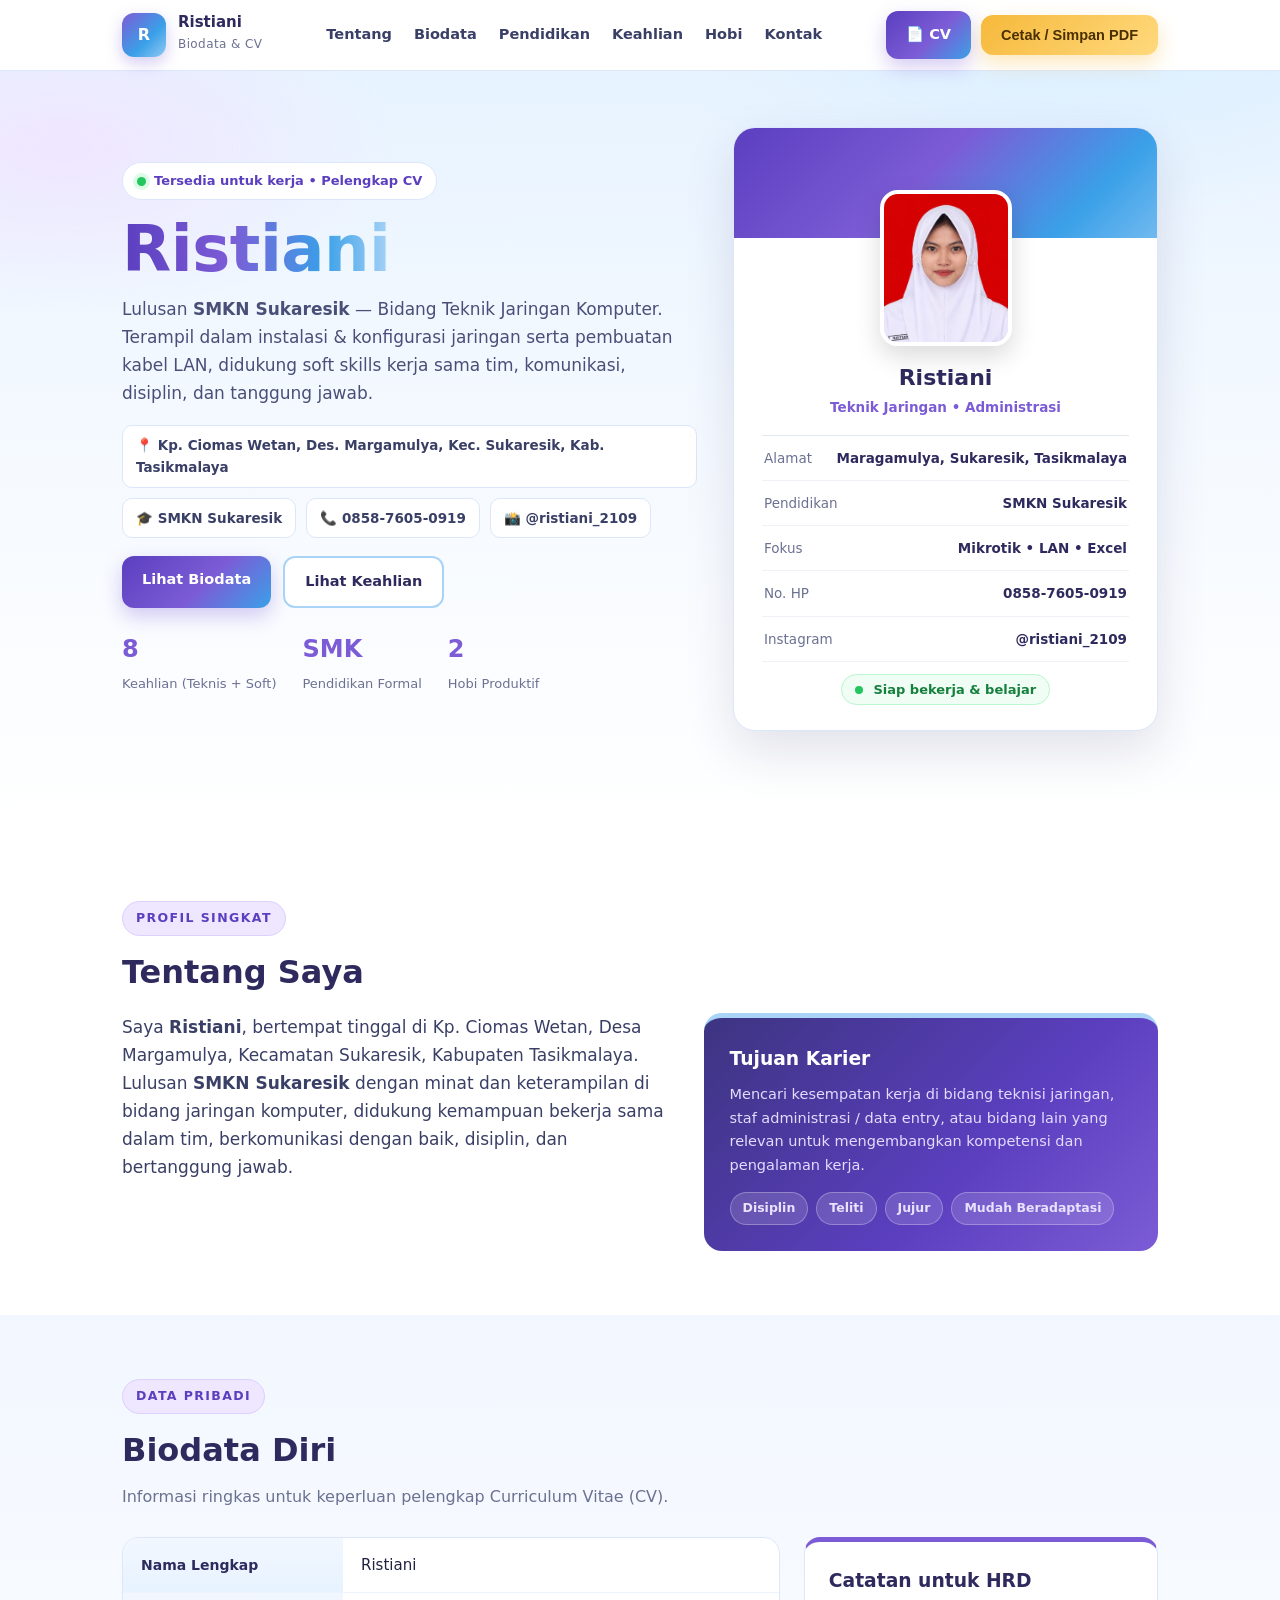
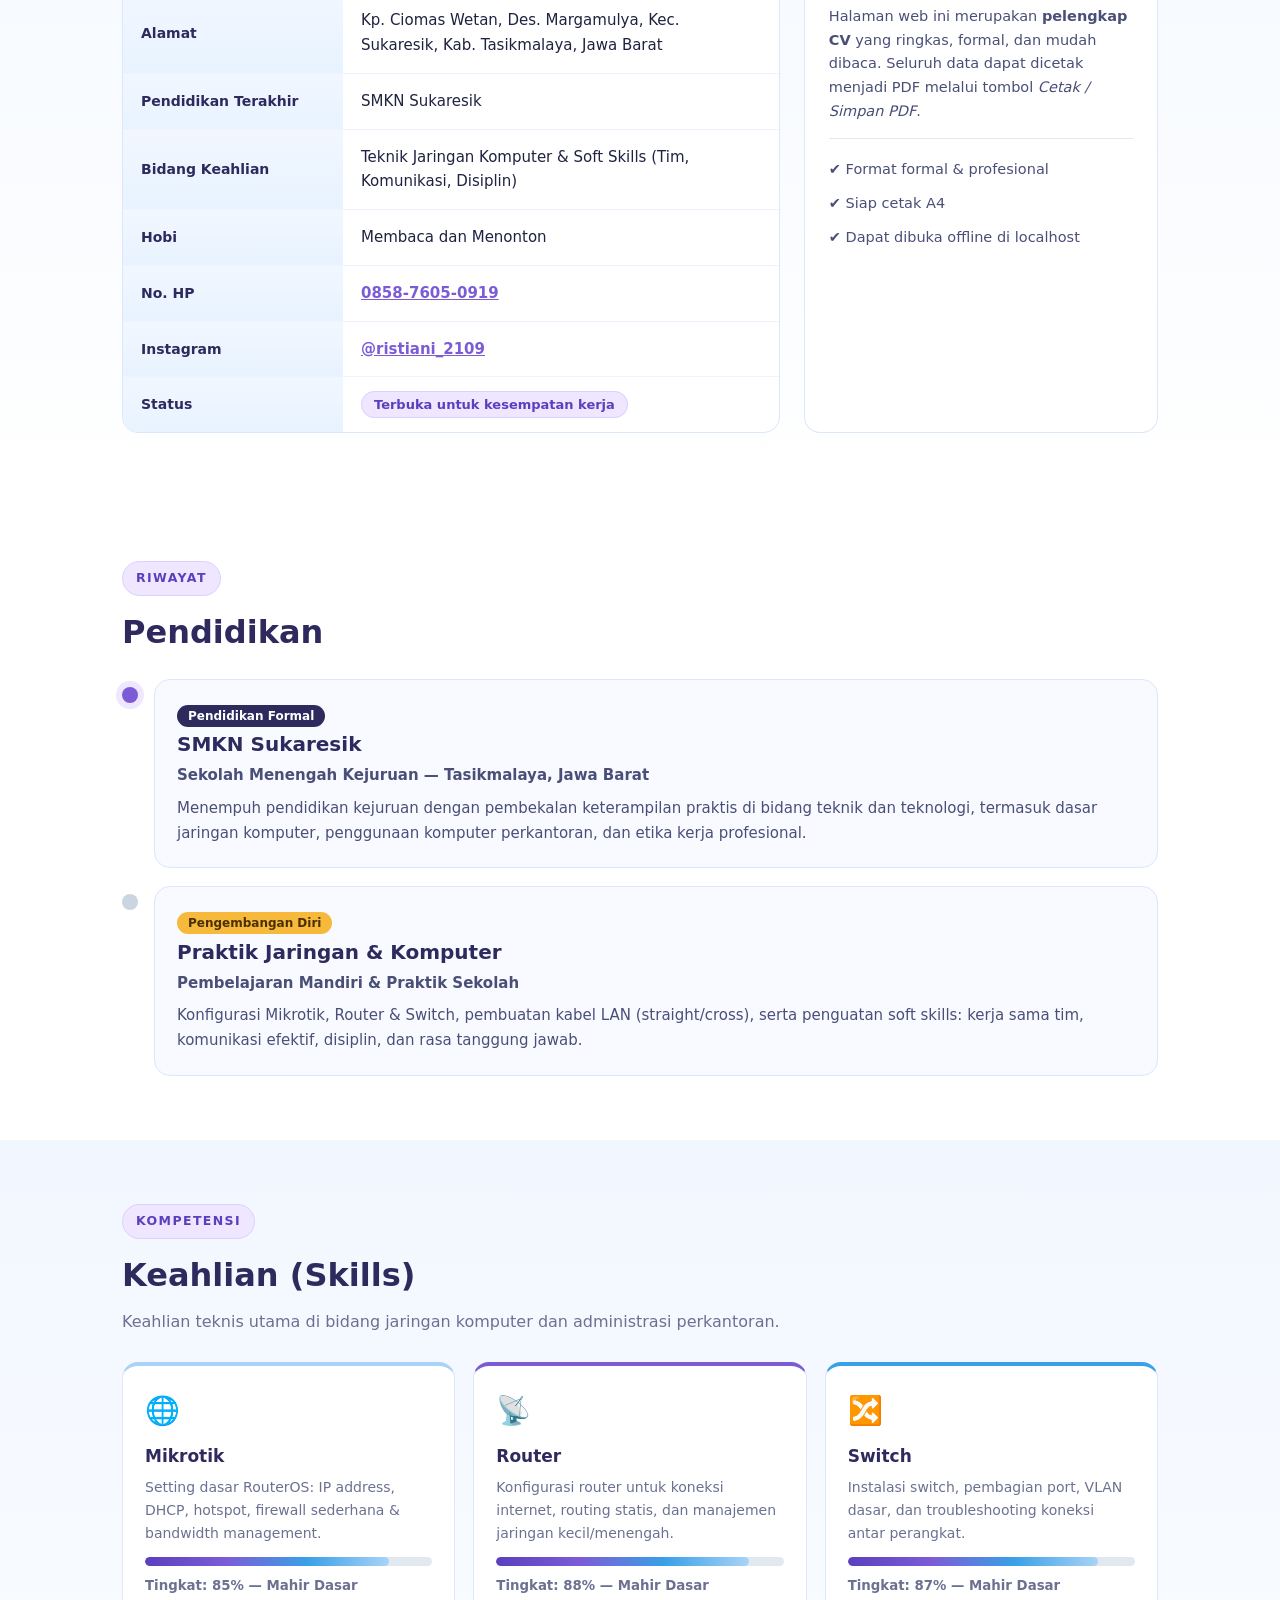
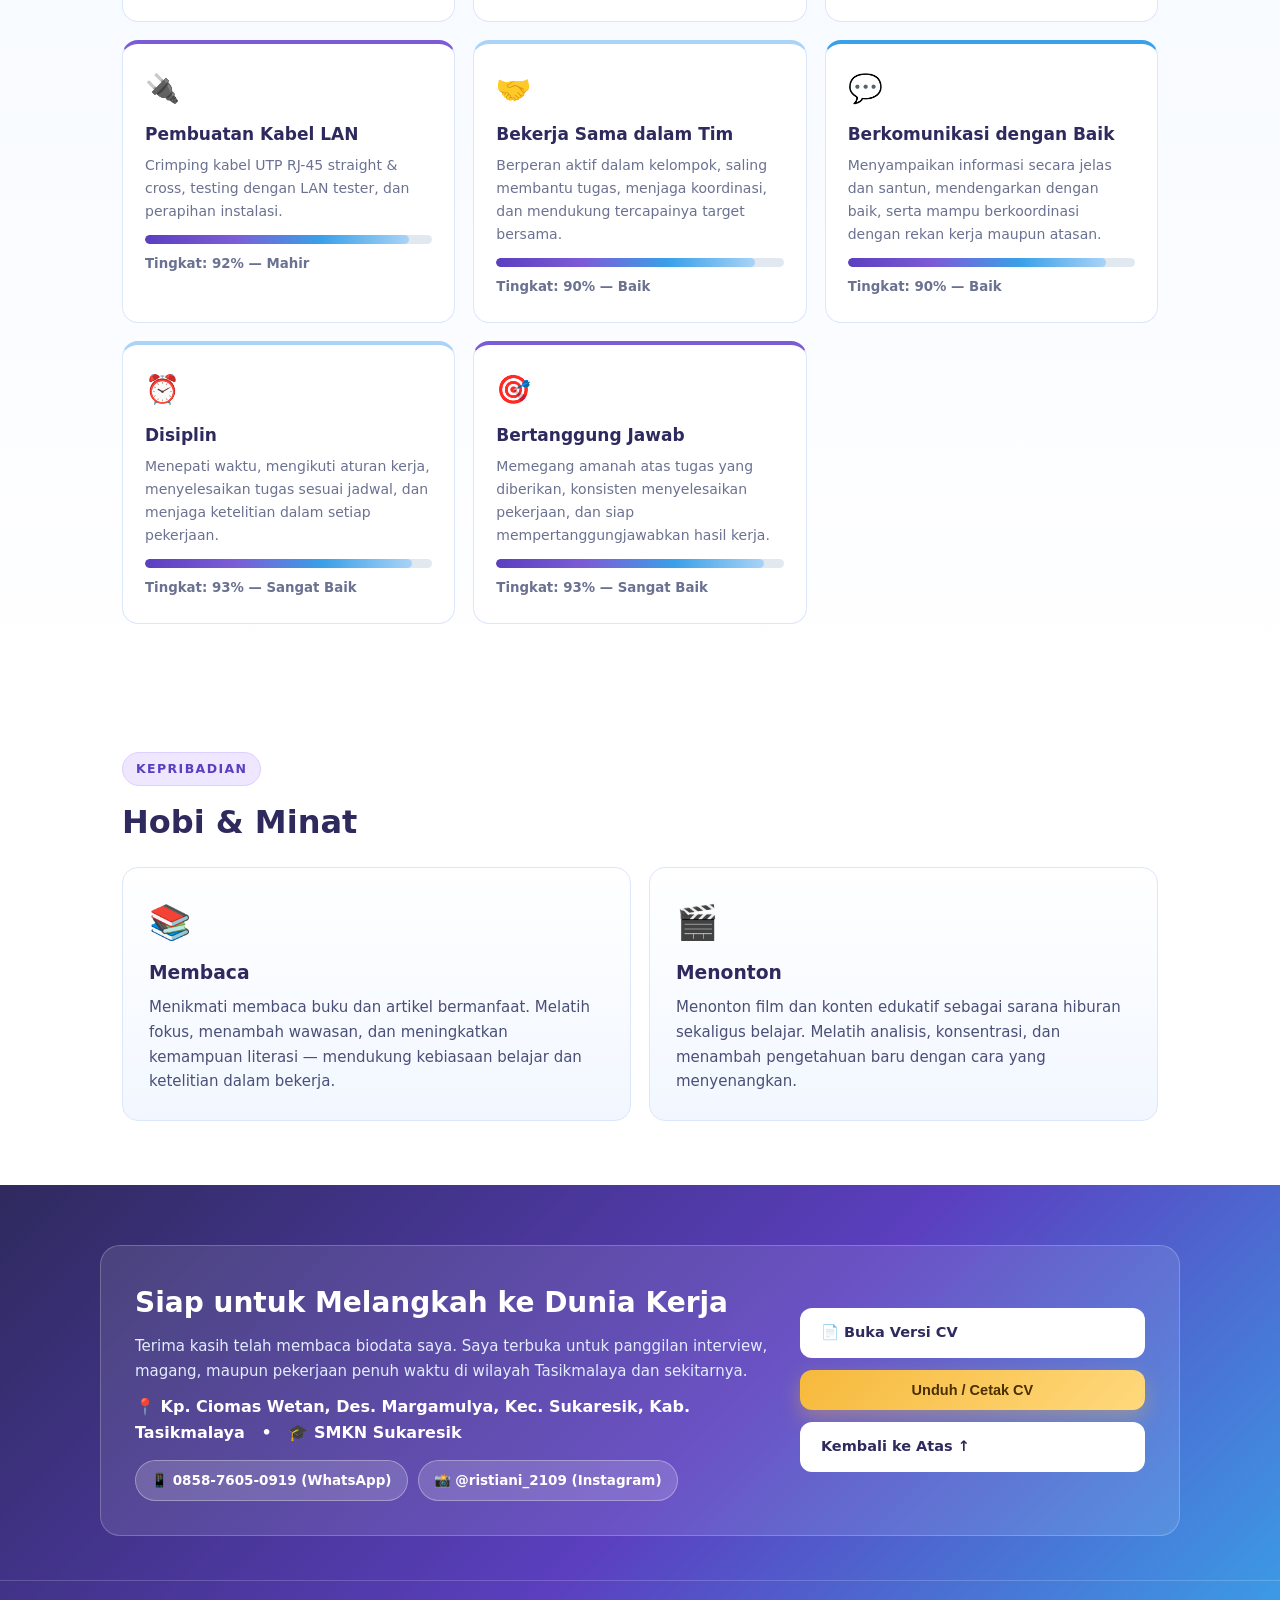
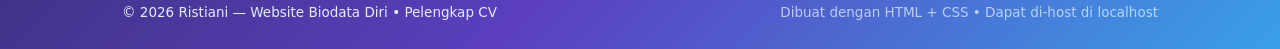
<file: index.html>
<!DOCTYPE html>
<html lang="id">
<head>
  <meta charset="UTF-8" />
  <meta name="viewport" content="width=device-width, initial-scale=1.0" />
  <title>Ristiani — Biodata Diri & CV</title>
  <meta name="description" content="Website biodata diri Ristiani, lulusan SMKN Sukaresik. Pelengkap CV profesional." />
  <link rel="stylesheet" href="style.css" />
</head>
<body>
  <header class="navbar" id="navbar">
    <div class="container nav-inner">
      <a href="#beranda" class="brand">
        <span class="brand-mark">R</span>
        <span class="brand-text">
          <strong>Ristiani</strong>
          <small>Biodata & CV</small>
        </span>
      </a>
      <nav class="nav-links" id="navLinks">
        <a href="#tentang">Tentang</a>
        <a href="#biodata">Biodata</a>
        <a href="#pendidikan">Pendidikan</a>
        <a href="#keahlian">Keahlian</a>
        <a href="#hobi">Hobi</a>
        <a href="#kontak">Kontak</a>
      </nav>
      <div class="nav-actions">
        <a href="cv.html" class="btn btn-primary btn-cv">📄 CV</a>
        <button class="btn btn-gold" onclick="window.print()">Cetak / Simpan PDF</button>
        <button class="hamburger" id="hamburger" aria-label="Menu">☰</button>
      </div>
    </div>
  </header>

  <main>
    <!-- HERO -->
    <section class="hero" id="beranda">
      <div class="container hero-grid">
        <div class="hero-text">
          <span class="badge"><span class="dot"></span> Tersedia untuk kerja • Pelengkap CV</span>
          <h1><span class="gradient-text">Ristiani</span></h1>
          <p class="subtitle">Lulusan <strong>SMKN Sukaresik</strong> — Bidang Teknik Jaringan Komputer. Terampil dalam instalasi & konfigurasi jaringan serta pembuatan kabel LAN, didukung soft skills kerja sama tim, komunikasi, disiplin, dan tanggung jawab.</p>
          <div class="hero-meta">
            <div class="meta-item">📍 Kp. Ciomas Wetan, Des. Margamulya, Kec. Sukaresik, Kab. Tasikmalaya</div>
            <div class="meta-item">🎓 SMKN Sukaresik</div>
            <div class="meta-item">📞 0858-7605-0919</div>
            <div class="meta-item">📸 @ristiani_2109</div>
          </div>
          <div class="hero-buttons">
            <a href="#biodata" class="btn btn-primary">Lihat Biodata</a>
            <a href="#keahlian" class="btn btn-outline">Lihat Keahlian</a>
          </div>
          <div class="hero-stats">
            <div><strong>8</strong><span>Keahlian (Teknis + Soft)</span></div>
            <div><strong>SMK</strong><span>Pendidikan Formal</span></div>
            <div><strong>2</strong><span>Hobi Produktif</span></div>
          </div>
        </div>
        <div class="hero-card-wrap">
          <div class="profile-card">
            <div class="profile-photo">
              <img src="foto-ristiani.jpg" alt="Foto Ristiani" />
            </div>
            <h2>Ristiani</h2>
            <p class="role">Teknik Jaringan • Administrasi</p>
            <ul class="card-list">
              <li><span>Alamat</span><strong>Maragamulya, Sukaresik, Tasikmalaya</strong></li>
              <li><span>Pendidikan</span><strong>SMKN Sukaresik</strong></li>
              <li><span>Fokus</span><strong>Mikrotik • LAN • Excel</strong></li>
              <li><span>No. HP</span><strong>0858-7605-0919</strong></li>
              <li><span>Instagram</span><strong>@ristiani_2109</strong></li>
            </ul>
            <div class="card-footer">
              <span class="status"><i></i> Siap bekerja & belajar</span>
            </div>
          </div>
        </div>
      </div>
      <div class="hero-wave"></div>
    </section>

    <!-- TENTANG -->
    <section class="section" id="tentang">
      <div class="container">
        <p class="section-label">Profil Singkat</p>
        <h2 class="section-title">Tentang Saya</h2>
        <div class="two-col">
          <p class="lead">
            Saya <strong>Ristiani</strong>, bertempat tinggal di Kp. Ciomas Wetan, Desa Margamulya,
            Kecamatan Sukaresik, Kabupaten Tasikmalaya. Lulusan <strong>SMKN Sukaresik</strong> dengan minat
            dan keterampilan di bidang jaringan komputer, didukung kemampuan bekerja sama dalam tim,
            berkomunikasi dengan baik, disiplin, dan bertanggung jawab.
          </p>
          <div class="quote-box">
            <h3>Tujuan Karier</h3>
            <p>Mencari kesempatan kerja di bidang teknisi jaringan, staf administrasi / data entry, atau bidang lain yang relevan untuk mengembangkan kompetensi dan pengalaman kerja.</p>
            <div class="tags">
              <span>Disiplin</span><span>Teliti</span><span>Jujur</span><span>Mudah Beradaptasi</span>
            </div>
          </div>
        </div>
      </div>
    </section>

    <!-- BIODATA -->
    <section class="section section-alt" id="biodata">
      <div class="container">
        <p class="section-label">Data Pribadi</p>
        <h2 class="section-title">Biodata Diri</h2>
        <p class="section-desc">Informasi ringkas untuk keperluan pelengkap Curriculum Vitae (CV).</p>
        <div class="biodata-grid">
          <table class="biodata-table">
            <tr><th>Nama Lengkap</th><td>Ristiani</td></tr>
            <tr><th>Alamat</th><td>Kp. Ciomas Wetan, Des. Margamulya, Kec. Sukaresik, Kab. Tasikmalaya, Jawa Barat</td></tr>
            <tr><th>Pendidikan Terakhir</th><td>SMKN Sukaresik</td></tr>
            <tr><th>Bidang Keahlian</th><td>Teknik Jaringan Komputer & Soft Skills (Tim, Komunikasi, Disiplin)</td></tr>
            <tr><th>Hobi</th><td>Membaca dan Menonton</td></tr>
            <tr><th>No. HP</th><td><a href="https://wa.me/6285876050919" target="_blank">0858-7605-0919</a></td></tr>
            <tr><th>Instagram</th><td><a href="https://instagram.com/ristiani_2109" target="_blank">@ristiani_2109</a></td></tr>
            <tr><th>Status</th><td><span class="pill">Terbuka untuk kesempatan kerja</span></td></tr>
          </table>
          <aside class="info-card">
            <h3>Catatan untuk HRD</h3>
            <p>Halaman web ini merupakan <strong>pelengkap CV</strong> yang ringkas, formal, dan mudah dibaca. Seluruh data dapat dicetak menjadi PDF melalui tombol <em>Cetak / Simpan PDF</em>.</p>
            <hr />
            <ul>
              <li>✔ Format formal & profesional</li>
              <li>✔ Siap cetak A4</li>
              <li>✔ Dapat dibuka offline di localhost</li>
            </ul>
          </aside>
        </div>
      </div>
    </section>

    <!-- PENDIDIKAN -->
    <section class="section" id="pendidikan">
      <div class="container">
        <p class="section-label">Riwayat</p>
        <h2 class="section-title">Pendidikan</h2>
        <div class="timeline">
          <div class="timeline-item active">
            <div class="timeline-dot"></div>
            <div class="timeline-content">
              <span class="timeline-badge">Pendidikan Formal</span>
              <h3>SMKN Sukaresik</h3>
              <p class="timeline-sub">Sekolah Menengah Kejuruan — Tasikmalaya, Jawa Barat</p>
              <p>Menempuh pendidikan kejuruan dengan pembekalan keterampilan praktis di bidang teknik dan teknologi, termasuk dasar jaringan komputer, penggunaan komputer perkantoran, dan etika kerja profesional.</p>
            </div>
          </div>
          <div class="timeline-item">
            <div class="timeline-dot"></div>
            <div class="timeline-content">
              <span class="timeline-badge gold">Pengembangan Diri</span>
              <h3>Praktik Jaringan & Komputer</h3>
              <p class="timeline-sub">Pembelajaran Mandiri & Praktik Sekolah</p>
              <p>Konfigurasi Mikrotik, Router & Switch, pembuatan kabel LAN (straight/cross), serta penguatan soft skills: kerja sama tim, komunikasi efektif, disiplin, dan rasa tanggung jawab.</p>
            </div>
          </div>
        </div>
      </div>
    </section>

    <!-- KEAHLIAN -->
    <section class="section section-alt" id="keahlian">
      <div class="container">
        <p class="section-label">Kompetensi</p>
        <h2 class="section-title">Keahlian (Skills)</h2>
        <p class="section-desc">Keahlian teknis utama di bidang jaringan komputer dan administrasi perkantoran.</p>
        <div class="skills-grid">
          <div class="skill-card">
            <div class="skill-icon">🌐</div>
            <h3>Mikrotik</h3>
            <p>Setting dasar RouterOS: IP address, DHCP, hotspot, firewall sederhana & bandwidth management.</p>
            <div class="bar"><i style="width:85%"></i></div><small>Tingkat: 85% — Mahir Dasar</small>
          </div>
          <div class="skill-card">
            <div class="skill-icon">📡</div>
            <h3>Router</h3>
            <p>Konfigurasi router untuk koneksi internet, routing statis, dan manajemen jaringan kecil/menengah.</p>
            <div class="bar"><i style="width:88%"></i></div><small>Tingkat: 88% — Mahir Dasar</small>
          </div>
          <div class="skill-card">
            <div class="skill-icon">🔀</div>
            <h3>Switch</h3>
            <p>Instalasi switch, pembagian port, VLAN dasar, dan troubleshooting koneksi antar perangkat.</p>
            <div class="bar"><i style="width:87%"></i></div><small>Tingkat: 87% — Mahir Dasar</small>
          </div>
          <div class="skill-card">
            <div class="skill-icon">🔌</div>
            <h3>Pembuatan Kabel LAN</h3>
            <p>Crimping kabel UTP RJ-45 straight & cross, testing dengan LAN tester, dan perapihan instalasi.</p>
            <div class="bar"><i style="width:92%"></i></div><small>Tingkat: 92% — Mahir</small>
          </div>
          <div class="skill-card">
            <div class="skill-icon">🤝</div>
            <h3>Bekerja Sama dalam Tim</h3>
            <p>Berperan aktif dalam kelompok, saling membantu tugas, menjaga koordinasi, dan mendukung tercapainya target bersama.</p>
            <div class="bar"><i style="width:90%"></i></div><small>Tingkat: 90% — Baik</small>
          </div>
          <div class="skill-card">
            <div class="skill-icon">💬</div>
            <h3>Berkomunikasi dengan Baik</h3>
            <p>Menyampaikan informasi secara jelas dan santun, mendengarkan dengan baik, serta mampu berkoordinasi dengan rekan kerja maupun atasan.</p>
            <div class="bar"><i style="width:90%"></i></div><small>Tingkat: 90% — Baik</small>
          </div>
          <div class="skill-card">
            <div class="skill-icon">⏰</div>
            <h3>Disiplin</h3>
            <p>Menepati waktu, mengikuti aturan kerja, menyelesaikan tugas sesuai jadwal, dan menjaga ketelitian dalam setiap pekerjaan.</p>
            <div class="bar"><i style="width:93%"></i></div><small>Tingkat: 93% — Sangat Baik</small>
          </div>
          <div class="skill-card">
            <div class="skill-icon">🎯</div>
            <h3>Bertanggung Jawab</h3>
            <p>Memegang amanah atas tugas yang diberikan, konsisten menyelesaikan pekerjaan, dan siap mempertanggungjawabkan hasil kerja.</p>
            <div class="bar"><i style="width:93%"></i></div><small>Tingkat: 93% — Sangat Baik</small>
          </div>
        </div>
      </div>
    </section>

    <!-- HOBI -->
    <section class="section" id="hobi">
      <div class="container">
        <p class="section-label">Kepribadian</p>
        <h2 class="section-title">Hobi & Minat</h2>
        <div class="hobi-grid">
          <div class="hobi-card">
            <div class="hobi-icon">📚</div>
            <h3>Membaca</h3>
            <p>Menikmati membaca buku dan artikel bermanfaat. Melatih fokus, menambah wawasan, dan meningkatkan kemampuan literasi — mendukung kebiasaan belajar dan ketelitian dalam bekerja.</p>
          </div>
          <div class="hobi-card">
            <div class="hobi-icon">🎬</div>
            <h3>Menonton</h3>
            <p>Menonton film dan konten edukatif sebagai sarana hiburan sekaligus belajar. Melatih analisis, konsentrasi, dan menambah pengetahuan baru dengan cara yang menyenangkan.</p>
          </div>
        </div>
      </div>
    </section>

    <!-- KONTAK -->
    <section class="section section-cta" id="kontak">
      <div class="container cta-box">
        <div>
          <h2>Siap untuk Melangkah ke Dunia Kerja</h2>
          <p>Terima kasih telah membaca biodata saya. Saya terbuka untuk panggilan interview, magang, maupun pekerjaan penuh waktu di wilayah Tasikmalaya dan sekitarnya.</p>
          <div class="contact-line">📍 Kp. Ciomas Wetan, Des. Margamulya, Kec. Sukaresik, Kab. Tasikmalaya &nbsp; • &nbsp; 🎓 SMKN Sukaresik</div>
          <div class="contact-links">
            <a class="chip" href="https://wa.me/6285876050919" target="_blank">📱 0858-7605-0919 (WhatsApp)</a>
            <a class="chip" href="https://instagram.com/ristiani_2109" target="_blank">📸 @ristiani_2109 (Instagram)</a>
          </div>
        </div>
        <div class="cta-actions">
          <a href="cv.html" class="btn btn-white">📄 Buka Versi CV</a>
          <button class="btn btn-gold" onclick="window.print()">Unduh / Cetak CV</button>
          <a href="#beranda" class="btn btn-white">Kembali ke Atas ↑</a>
        </div>
      </div>
      <footer class="footer">
        <div class="container footer-inner">
          <p>© 2026 Ristiani — Website Biodata Diri • Pelengkap CV</p>
          <p class="muted">Dibuat dengan HTML + CSS • Dapat di-host di localhost</p>
        </div>
      </footer>
    </section>
  </main>

  <script src="script.js"></script>
</body>
</html>
</file>
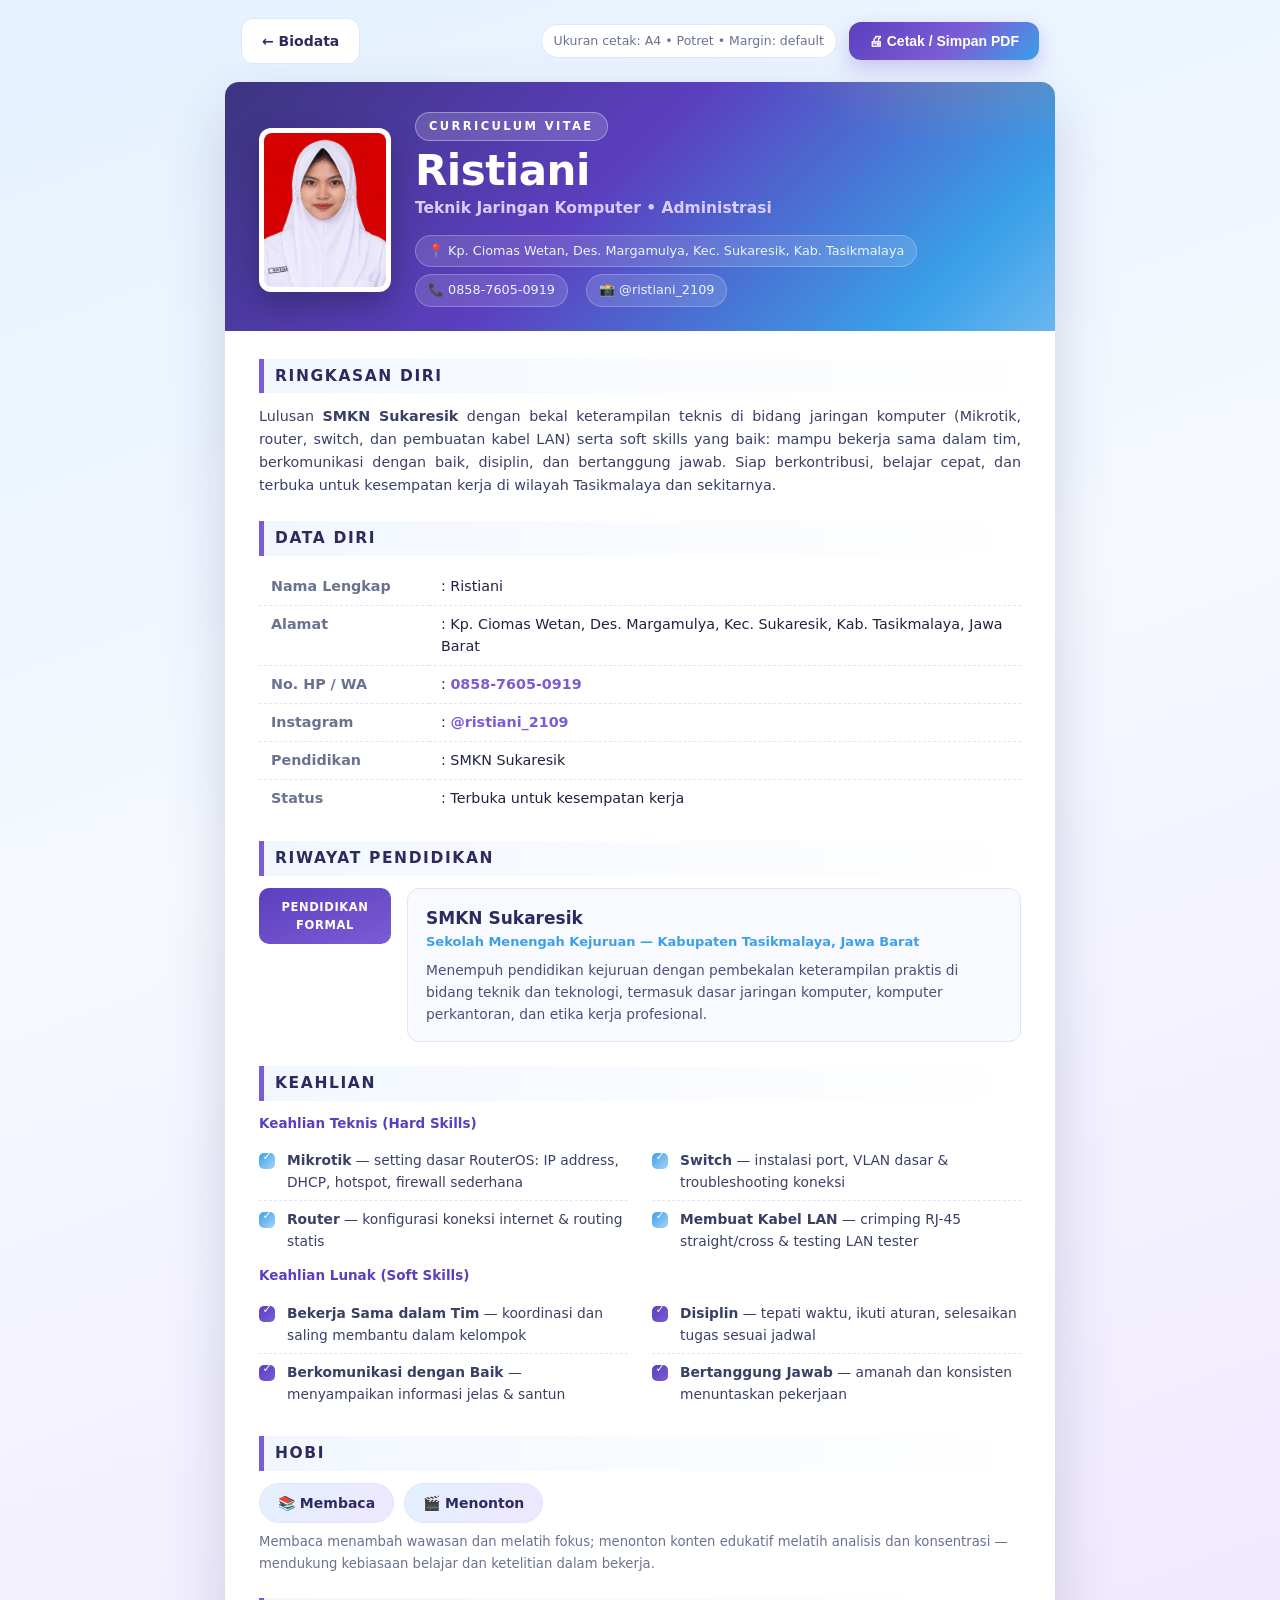
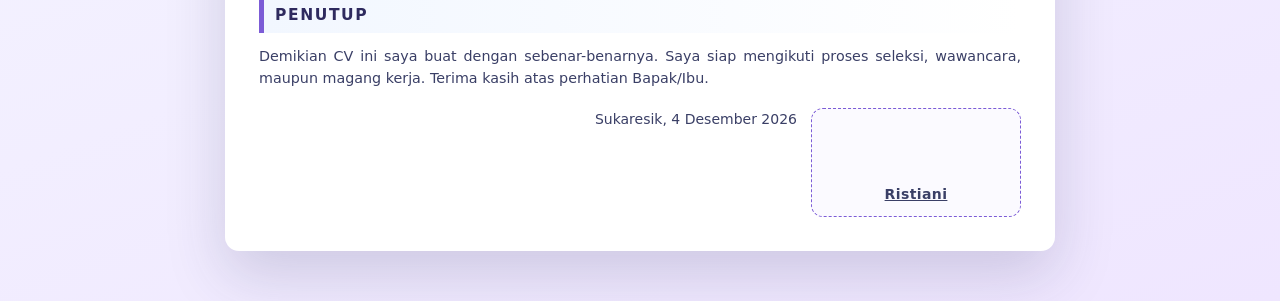
<file: cv.html>
<!DOCTYPE html>
<html lang="id">
<head>
  <meta charset="UTF-8" />
  <meta name="viewport" content="width=device-width, initial-scale=1.0" />
  <title>CV — Ristiani</title>
  <meta name="description" content="Curriculum Vitae Ristiani — lulusan SMKN Sukaresik, bidang teknik jaringan komputer." />
  <link rel="stylesheet" href="cv.css" />
</head>
<body>
  <div class="toolbar no-print">
    <a class="btn btn-ghost" href="index.html">← Biodata</a>
    <div class="toolbar-right">
      <span class="hint">Ukuran cetak: A4 • Potret • Margin: default</span>
      <button class="btn btn-primary" onclick="window.print()">🖨 Cetak / Simpan PDF</button>
    </div>
  </div>

  <div class="page">
    <!-- HEADER CV -->
    <header class="cv-header">
      <div class="header-bg"></div>
      <div class="header-content">
        <div class="photo-wrap">
          <img src="foto-ristiani.jpg" alt="Foto Ristiani" />
        </div>
        <div class="identity">
          <p class="cv-label">Curriculum Vitae</p>
          <h1>Ristiani</h1>
          <p class="job-title">Teknik Jaringan Komputer • Administrasi</p>
          <div class="contact-row">
            <span>📍 Kp. Ciomas Wetan, Des. Margamulya, Kec. Sukaresik, Kab. Tasikmalaya</span>
            <span>📞 0858-7605-0919</span>
            <span>📸 @ristiani_2109</span>
          </div>
        </div>
      </div>
    </header>

    <div class="cv-body">
      <!-- RINGKASAN -->
      <section>
        <h2 class="sec-title">Ringkasan Diri</h2>
        <p class="summary">
          Lulusan <strong>SMKN Sukaresik</strong> dengan bekal keterampilan teknis di bidang jaringan komputer
          (Mikrotik, router, switch, dan pembuatan kabel LAN) serta soft skills yang baik: mampu bekerja sama
          dalam tim, berkomunikasi dengan baik, disiplin, dan bertanggung jawab. Siap berkontribusi,
          belajar cepat, dan terbuka untuk kesempatan kerja di wilayah Tasikmalaya dan sekitarnya.
        </p>
      </section>

      <!-- DATA DIRI -->
      <section>
        <h2 class="sec-title">Data Diri</h2>
        <table class="data-table">
          <tr><td class="lbl">Nama Lengkap</td><td>: Ristiani</td></tr>
          <tr><td class="lbl">Alamat</td><td>: Kp. Ciomas Wetan, Des. Margamulya, Kec. Sukaresik, Kab. Tasikmalaya, Jawa Barat</td></tr>
          <tr><td class="lbl">No. HP / WA</td><td>: <a href="https://wa.me/6285876050919">0858-7605-0919</a></td></tr>
          <tr><td class="lbl">Instagram</td><td>: <a href="https://instagram.com/ristiani_2109">@ristiani_2109</a></td></tr>
          <tr><td class="lbl">Pendidikan</td><td>: SMKN Sukaresik</td></tr>
          <tr><td class="lbl">Status</td><td>: Terbuka untuk kesempatan kerja</td></tr>
        </table>
      </section>

      <!-- PENDIDIKAN -->
      <section>
        <h2 class="sec-title">Riwayat Pendidikan</h2>
        <div class="edu-item">
          <div class="edu-year">Pendidikan Formal</div>
          <div class="edu-body">
            <h3>SMKN Sukaresik</h3>
            <p class="edu-sub">Sekolah Menengah Kejuruan — Kabupaten Tasikmalaya, Jawa Barat</p>
            <p>Menempuh pendidikan kejuruan dengan pembekalan keterampilan praktis di bidang teknik dan teknologi, termasuk dasar jaringan komputer, komputer perkantoran, dan etika kerja profesional.</p>
          </div>
        </div>
      </section>

      <!-- KEAHLIAN -->
      <section>
        <h2 class="sec-title">Keahlian</h2>

        <h3 class="sub-title">Keahlian Teknis (Hard Skills)</h3>
        <div class="skill-cols">
          <ul class="check-list">
            <li><strong>Mikrotik</strong> — setting dasar RouterOS: IP address, DHCP, hotspot, firewall sederhana</li>
            <li><strong>Router</strong> — konfigurasi koneksi internet & routing statis</li>
          </ul>
          <ul class="check-list">
            <li><strong>Switch</strong> — instalasi port, VLAN dasar & troubleshooting koneksi</li>
            <li><strong>Membuat Kabel LAN</strong> — crimping RJ-45 straight/cross & testing LAN tester</li>
          </ul>
        </div>

        <h3 class="sub-title">Keahlian Lunak (Soft Skills)</h3>
        <div class="skill-cols">
          <ul class="check-list purple">
            <li><strong>Bekerja Sama dalam Tim</strong> — koordinasi dan saling membantu dalam kelompok</li>
            <li><strong>Berkomunikasi dengan Baik</strong> — menyampaikan informasi jelas & santun</li>
          </ul>
          <ul class="check-list purple">
            <li><strong>Disiplin</strong> — tepati waktu, ikuti aturan, selesaikan tugas sesuai jadwal</li>
            <li><strong>Bertanggung Jawab</strong> — amanah dan konsisten menuntaskan pekerjaan</li>
          </ul>
        </div>
      </section>

      <!-- HOBI -->
      <section>
        <h2 class="sec-title">Hobi</h2>
        <div class="hobi-row">
          <span class="hobi-pill">📚 Membaca</span>
          <span class="hobi-pill">🎬 Menonton</span>
        </div>
        <p class="note">Membaca menambah wawasan dan melatih fokus; menonton konten edukatif melatih analisis dan konsentrasi — mendukung kebiasaan belajar dan ketelitian dalam bekerja.</p>
      </section>

      <!-- PENUTUP -->
      <section>
        <h2 class="sec-title">Penutup</h2>
        <p class="summary">
          Demikian CV ini saya buat dengan sebenar-benarnya. Saya siap mengikuti proses seleksi,
          wawancara, maupun magang kerja. Terima kasih atas perhatian Bapak/Ibu.
        </p>
        <div class="sign">
          <div class="sign-place">Sukaresik, <span id="date"></span></div>
          <div class="sign-box">
            <p class="sign-name">Ristiani</p>
          </div>
        </div>
      </section>
    </div>
  </div>

  <script>
    document.getElementById("date").textContent = new Date().toLocaleDateString("id-ID", { day: "numeric", month: "long", year: "numeric" });
  </script>
</body>
</html>
</file>
<file: style.css>
/* ===== Base — Biodata Ristiani | Palet: Baby Blue + Putih + Ungu ===== */
*{box-sizing:border-box;margin:0;padding:0}
:root{
  --navy:#2e2a5e;        /* ungu tua untuk teks judul */
  --purple:#7c5cd6;      /* ungu utama */
  --purple-dark:#5b3fbf;
  --baby:#a9d3f7;        /* baby blue */
  --baby-light:#dcefff;  /* baby blue muda */
  --blue:#3aa0e8;        /* aksen biru */
  --pale:#f2f7ff;
  --bg:#f6f9ff;
  --gold:#f6b93b;
  --gold-dark:#b7791f;
  --ink:#1f2340;
  --muted:#6b7191;
  --card:#ffffff;
  --line:#dce7fb;
}
html{scroll-behavior:smooth}
body{
  font-family:"Segoe UI", "Plus Jakarta Sans", Inter, system-ui, -apple-system, Arial, sans-serif;
  color:var(--ink);
  background:var(--bg);
  line-height:1.65;
}
.container{max-width:1080px;margin:0 auto;padding:0 22px}
a{text-decoration:none;color:inherit}

/* ===== Navbar ===== */
.navbar{
  position:sticky;top:0;z-index:50;
  background:rgba(255,255,255,.94);
  backdrop-filter:blur(10px);
  border-bottom:1px solid var(--line);
}
.nav-inner{display:flex;align-items:center;justify-content:space-between;height:70px;gap:16px}
.brand{display:flex;align-items:center;gap:12px}
.brand-mark{
  width:44px;height:44px;border-radius:12px;display:grid;place-items:center;
  font-weight:800;color:#fff;
  background:linear-gradient(135deg,#7c5cd6,#3aa0e8 60%,#a9d3f7 110%);
  box-shadow:0 6px 16px rgba(124,92,214,.32);
}
.brand-text strong{display:block;line-height:1.1;font-size:15px;color:var(--navy)}
.brand-text small{color:var(--muted);font-size:12px;letter-spacing:.4px}
.nav-links{display:flex;gap:22px;font-size:14.5px;font-weight:600;color:#3a3f66}
.nav-links a{position:relative;padding:6px 0}
.nav-links a:hover{color:var(--purple)}
.nav-actions{display:flex;align-items:center;gap:10px}
.hamburger{display:none;border:1px solid var(--line);background:#fff;border-radius:10px;padding:8px 11px;cursor:pointer}

/* ===== Buttons ===== */
.btn{
  display:inline-block;border:none;cursor:pointer;
  padding:12px 20px;border-radius:12px;font-weight:700;font-size:14.5px;
  transition:.2s;
}
.btn-primary{background:linear-gradient(135deg,#5b3fbf,#7c5cd6 55%,#3aa0e8);color:#fff;box-shadow:0 8px 20px rgba(124,92,214,.32)}
.btn-primary:hover{transform:translateY(-1px);box-shadow:0 12px 26px rgba(124,92,214,.42)}
.btn-outline{background:#fff;color:var(--navy);border:2px solid var(--baby)}
.btn-outline:hover{border-color:var(--purple);color:var(--purple)}
.btn-gold{background:linear-gradient(135deg,#f6b93b,#ffd97d);color:#4a3000;box-shadow:0 8px 20px rgba(246,185,59,.35)}
.btn-gold:hover{transform:translateY(-1px)}
.btn-white{background:#fff;color:var(--navy);border:1px solid rgba(255,255,255,.6)}

/* ===== Hero ===== */
.hero{
  background:
    radial-gradient(700px 320px at 85% -5%, #dcefff 0%, transparent 60%),
    radial-gradient(600px 300px at 5% 10%, #efe6ff 0%, transparent 55%),
    linear-gradient(180deg,#e7f3ff 0%, #f4f9ff 45%, #ffffff 100%);
  padding:56px 0 0;position:relative;overflow:hidden;
}
.hero-grid{display:grid;grid-template-columns:1.15fr .85fr;gap:36px;align-items:center;padding-bottom:70px}
.badge{
  display:inline-flex;align-items:center;gap:8px;
  background:#fff;border:1px solid var(--line);border-radius:999px;
  padding:7px 14px;font-size:13px;font-weight:600;color:#5b3fbf;
}
.dot{width:9px;height:9px;border-radius:50%;background:#22c55e;box-shadow:0 0 0 4px #dcfce7}
.hero h1{font-size:64px;line-height:1.05;color:var(--navy);margin:16px 0 12px;letter-spacing:-.5px}
.gradient-text{
  background:linear-gradient(90deg,#5b3fbf,#7c5cd6 40%,#3aa0e8 75%,#a9d3f7 100%);
  -webkit-background-clip:text;background-clip:text;color:transparent;
}
.subtitle{color:#4a4f78;font-size:17px;max-width:560px}
.hero-meta{display:flex;gap:10px;flex-wrap:wrap;margin:18px 0}
.meta-item{background:#fff;border:1px solid var(--line);border-radius:10px;padding:8px 13px;font-size:13.5px;font-weight:600;color:#3a3f66}
.hero-buttons{display:flex;gap:12px;flex-wrap:wrap;margin:6px 0 22px}
.hero-stats{display:flex;gap:26px;margin-top:6px}
.hero-stats div strong{display:block;font-size:24px;color:var(--purple)}
.hero-stats div span{font-size:13px;color:var(--muted)}

.profile-card{
  background:var(--card);border:1px solid var(--line);border-radius:22px;
  padding:28px;box-shadow:0 20px 50px rgba(46,42,94,.13);
  position:relative;overflow:hidden;
}
.profile-card::before{
  content:"";position:absolute;top:0;left:0;right:0;height:110px;
  background:linear-gradient(135deg,#5b3fbf,#7c5cd6 45%,#3aa0e8 80%,#a9d3f7 120%);
}
.profile-photo{
  position:relative;width:132px;height:156px;margin:34px auto 14px;
  border-radius:18px;display:grid;place-items:center;overflow:hidden;text-align:center;
  background:linear-gradient(180deg,#f8fafc,#e2e8f0);
  border:4px solid #fff;box-shadow:0 10px 26px rgba(0,0,0,.15);color:var(--navy);
}
.profile-photo img{width:100%;height:100%;object-fit:cover;display:block}
.profile-photo span{font-size:40px;font-weight:800;letter-spacing:1px}
.profile-photo p{font-size:11px;color:var(--muted);line-height:1.4}
.profile-card h2{text-align:center;font-size:22px;color:var(--navy)}
.role{text-align:center;color:var(--purple);font-weight:600;font-size:13.5px;margin-bottom:16px}
.card-list{list-style:none;border-top:1px solid #e2e8f0;margin-top:6px}
.card-list li{display:flex;justify-content:space-between;gap:12px;padding:11px 2px;border-bottom:1px solid #eef2f7;font-size:13.5px}
.card-list span{color:var(--muted)}
.card-list strong{text-align:right;color:var(--navy)}
.card-footer{margin-top:14px;text-align:center}
.status{font-size:13px;font-weight:600;color:#15803d;background:#f0fdf4;border:1px solid #bbf7d0;padding:7px 13px;border-radius:999px}
.status i{display:inline-block;width:8px;height:8px;border-radius:50%;background:#22c55e;margin-right:6px}
.hero-wave{height:36px;background:#fff;border-radius:28px 28px 0 0}

/* ===== Sections ===== */
.section{padding:64px 0;background:#fff}
.section-alt{background:linear-gradient(180deg,#f2f7ff,#ffffff)}
.section-label{
  display:inline-block;font-size:12.5px;font-weight:800;letter-spacing:1.4px;text-transform:uppercase;
  color:#5b3fbf;background:#efe6ff;border:1px solid #dcd0ff;padding:6px 13px;border-radius:999px;margin-bottom:10px;
}
.section-title{font-size:32px;color:var(--navy);margin-bottom:8px}
.section-desc{color:var(--muted);margin-bottom:26px}
.lead{font-size:17px;color:#3a3f66}
.two-col{display:grid;grid-template-columns:1.1fr .9fr;gap:26px;margin-top:14px}
.quote-box{
  background:linear-gradient(135deg,#3d3481,#5b3fbf 60%,#7c5cd6);
  color:#e9e2ff;border-radius:18px;padding:26px;
  border-top:5px solid var(--baby);
}
.quote-box h3{color:#fff;margin-bottom:8px}
.quote-box p{font-size:14.5px;color:#e4dcff}
.tags{display:flex;flex-wrap:wrap;gap:8px;margin-top:14px}
.tags span{background:rgba(255,255,255,.14);border:1px solid rgba(255,255,255,.28);padding:5px 12px;border-radius:999px;font-size:12.5px;font-weight:600}

/* ===== Biodata ===== */
.biodata-grid{display:grid;grid-template-columns:1.3fr .7fr;gap:24px;margin-top:18px}
.biodata-table{width:100%;border-collapse:separate;border-spacing:0;background:#fff;border:1px solid var(--line);border-radius:16px;overflow:hidden}
.biodata-table th,.biodata-table td{padding:15px 18px;text-align:left;font-size:15px;border-bottom:1px solid #eef4ff}
.biodata-table tr:last-child th,.biodata-table tr:last-child td{border-bottom:none}
.biodata-table th{width:220px;background:linear-gradient(180deg,#f2f7ff,#e7f3ff);color:var(--navy);font-size:14px}
.pill{background:#efe6ff;border:1px solid #dcd0ff;color:#5b3fbf;padding:5px 12px;border-radius:999px;font-size:13px;font-weight:700}
.info-card{background:#fff;border:1px solid var(--line);border-radius:16px;padding:24px;border-top:5px solid var(--purple)}
.info-card h3{color:var(--navy);margin-bottom:8px}
.info-card p,.info-card li{font-size:14.5px;color:#4a4f78}
.info-card ul{list-style:none;margin-top:12px}
.info-card li{padding:5px 0}
.info-card hr{border:none;border-top:1px solid #e2e8f0;margin:14px 0}

/* ===== Timeline ===== */
.timeline{margin-top:20px;display:grid;gap:18px}
.timeline-item{display:flex;gap:16px}
.timeline-dot{flex-shrink:0;width:16px;height:16px;border-radius:50%;background:#cbd5e1;margin-top:8px;position:relative}
.timeline-item.active .timeline-dot{background:var(--purple);box-shadow:0 0 0 6px #efe6ff}
.timeline-content{background:#f8faff;border:1px solid var(--line);border-radius:16px;padding:22px;flex:1}
.timeline-content h3{color:var(--navy);font-size:20px}
.timeline-sub{color:var(--purple);font-weight:600;font-size:14px;margin:2px 0 8px}
.timeline-content p{color:#4a4f78;font-size:15px}
.timeline-badge{font-size:12px;font-weight:800;background:var(--navy);color:#fff;padding:4px 11px;border-radius:999px}
.timeline-badge.gold{background:var(--gold);color:#4a3000}

/* ===== Skills ===== */
.skills-grid{display:grid;grid-template-columns:repeat(3,1fr);gap:18px;margin-top:18px}
.skill-card{background:#fff;border:1px solid var(--line);border-radius:16px;padding:22px;transition:.2s;border-top:4px solid var(--baby)}
.skill-card:nth-child(2n){border-top-color:var(--purple)}
.skill-card:nth-child(3n){border-top-color:var(--blue)}
.skill-card:hover{transform:translateY(-4px);box-shadow:0 14px 30px rgba(124,92,214,.16)}
.skill-icon{font-size:28px}
.skill-card h3{color:var(--navy);margin:8px 0 6px;font-size:17px}
.skill-card p{font-size:14px;color:var(--muted);min-height:66px}
.bar{height:9px;background:#e2e8f0;border-radius:999px;overflow:hidden;margin:12px 0 6px}
.bar i{display:block;height:100%;border-radius:999px;background:linear-gradient(90deg,#5b3fbf,#7c5cd6,#3aa0e8,#a9d3f7)}
.skill-card small{color:var(--muted);font-weight:600}

/* ===== Hobi ===== */
.hobi-grid{display:grid;grid-template-columns:1fr 1fr;gap:18px;margin-top:18px}
.hobi-card{background:linear-gradient(180deg,#fff,#f2f7ff);border:1px solid var(--line);border-radius:16px;padding:26px}
.hobi-icon{font-size:34px}
.hobi-card h3{color:var(--navy);margin:8px 0 6px}
.hobi-card p{color:#4a4f78;font-size:15px}

/* ===== CTA ===== */
.section-cta{background:linear-gradient(135deg,#2e2a5e 0%,#5b3fbf 55%,#3aa0e8 100%);padding:60px 0 0;color:#fff}
.cta-box{display:grid;grid-template-columns:1.3fr .7fr;gap:24px;align-items:center;background:rgba(255,255,255,.1);border:1px solid rgba(255,255,255,.22);border-radius:20px;padding:34px}
.cta-box h2{font-size:28px;margin-bottom:8px}
.cta-box p{color:#e2edff;font-size:15px}
.contact-line{margin-top:10px;font-weight:600}
.contact-links{display:flex;flex-wrap:wrap;gap:10px;margin-top:14px}
.chip{
  display:inline-block;background:rgba(255,255,255,.16);border:1px solid rgba(255,255,255,.32);
  color:#fff;font-size:13.5px;font-weight:700;padding:8px 15px;border-radius:999px;transition:.2s;
}
.chip:hover{background:#fff;color:var(--purple-dark);transform:translateY(-2px)}
.biodata-table td a{color:var(--purple);font-weight:700;text-decoration:underline}
.biodata-table td a:hover{color:var(--purple-dark)}
.cta-actions{display:flex;flex-direction:column;gap:12px}
.footer{margin-top:44px;border-top:1px solid rgba(255,255,255,.18);padding:20px 0 26px}
.footer-inner{display:flex;justify-content:space-between;gap:10px;flex-wrap:wrap;font-size:13.5px;color:#e2edff}
.muted{opacity:.75}

/* ===== Responsive ===== */
@media(max-width:900px){
  .hero-grid,.two-col,.biodata-grid,.cta-box{grid-template-columns:1fr}
  .skills-grid{grid-template-columns:1fr 1fr}
  .hero h1{font-size:44px}
  .nav-links{display:none;position:absolute;top:70px;left:0;right:0;background:#fff;flex-direction:column;padding:14px 22px;border-bottom:1px solid var(--line)}
  .nav-links.show{display:flex}
  .hamburger{display:block}
}
@media(max-width:600px){
  .skills-grid,.hobi-grid{grid-template-columns:1fr}
  .hero-stats{flex-wrap:wrap;gap:16px}
  .biodata-table th{width:130px}
}

/* ===== Print (Cetak CV) ===== */
@media print{
  .navbar,.hero-buttons,.cta-actions,.hamburger,.hero-wave,.footer{display:none !important}
  .section{padding:18px 0}
  body{background:#fff}
  .hero{padding:10px 0}
  .hero-grid{grid-template-columns:1fr;gap:10px;padding-bottom:10px}
  .profile-card{box-shadow:none}
}
</file>
<file: cv.css>
/* ===== CV Ristiani — Baby Blue + Putih + Purple | Siap cetak A4 ===== */
*{box-sizing:border-box;margin:0;padding:0}
:root{
  --navy:#2e2a5e;
  --purple:#7c5cd6;
  --purple-dark:#5b3fbf;
  --baby:#a9d3f7;
  --baby-light:#e4f1ff;
  --blue:#3aa0e8;
  --line:#dce7fb;
  --ink:#1f2340;
  --muted:#6b7191;
}
html{scroll-behavior:smooth}
body{
  font-family:"Segoe UI", Inter, system-ui, -apple-system, Arial, sans-serif;
  background:linear-gradient(160deg,#e4f1ff 0%,#f6f9ff 40%,#efe6ff 100%);
  color:var(--ink);line-height:1.6;padding:0 0 50px;
}

/* ===== Toolbar ===== */
.toolbar{
  max-width:830px;margin:18px auto 0;padding:0 16px;
  display:flex;justify-content:space-between;align-items:center;gap:12px;flex-wrap:wrap;
}
.toolbar-right{display:flex;align-items:center;gap:12px;flex-wrap:wrap}
.hint{font-size:12.5px;color:var(--muted);background:#fff;border:1px solid var(--line);padding:6px 12px;border-radius:999px}
.btn{
  display:inline-block;border:none;cursor:pointer;text-decoration:none;
  padding:11px 20px;border-radius:12px;font-weight:700;font-size:14px;transition:.2s;
}
.btn-primary{background:linear-gradient(135deg,#5b3fbf,#7c5cd6 55%,#3aa0e8);color:#fff;box-shadow:0 8px 20px rgba(124,92,214,.3)}
.btn-primary:hover{transform:translateY(-2px);box-shadow:0 12px 26px rgba(124,92,214,.42)}
.btn-ghost{background:#fff;color:var(--navy);border:1px solid var(--line)}
.btn-ghost:hover{color:var(--purple);border-color:var(--purple)}

/* ===== Halaman A4 ===== */
.page{
  max-width:830px;margin:18px auto 0;background:#fff;
  box-shadow:0 24px 60px rgba(46,42,94,.18);
  border-radius:14px;overflow:hidden;
}

/* ===== Header ===== */
.cv-header{position:relative;padding:30px 34px 24px}
.header-bg{
  position:absolute;inset:0;
  background:
    radial-gradient(320px 200px at 90% -30%, rgba(246,185,59,.28) 0%, transparent 70%),
    linear-gradient(135deg,#3d3481 0%,#5b3fbf 45%,#3aa0e8 85%,#a9d3f7 120%);
}
.header-content{position:relative;display:flex;gap:24px;align-items:center}
.photo-wrap{
  width:132px;height:164px;flex-shrink:0;background:#fff;padding:5px;
  border-radius:12px;box-shadow:0 12px 30px rgba(0,0,0,.25);
}
.photo-wrap img{width:100%;height:100%;object-fit:cover;border-radius:8px;display:block}
.identity{color:#fff}
.cv-label{
  display:inline-block;font-size:11.5px;font-weight:800;letter-spacing:2.4px;text-transform:uppercase;
  background:rgba(255,255,255,.16);border:1px solid rgba(255,255,255,.34);
  padding:4px 13px;border-radius:999px;margin-bottom:8px;
}
.identity h1{font-size:42px;line-height:1.05;letter-spacing:-.5px}
.job-title{font-size:15.5px;font-weight:600;color:#d9ccff;margin-top:3px}
.contact-row{display:flex;flex-wrap:wrap;gap:7px 18px;margin-top:14px;font-size:12.8px;color:#eaf4ff}
.contact-row span{background:rgba(255,255,255,.13);border:1px solid rgba(255,255,255,.24);padding:5px 12px;border-radius:999px}

/* ===== Body ===== */
.cv-body{padding:28px 34px 34px}
section{margin-bottom:24px}
section:last-child{margin-bottom:0}
.sec-title{
  font-size:15.5px;text-transform:uppercase;letter-spacing:1.6px;color:var(--navy);
  border-left:5px solid var(--purple);padding-left:11px;margin-bottom:12px;
  background:linear-gradient(90deg,#f2f7ff,transparent);border-radius:0 8px 8px 0;padding-top:5px;padding-bottom:5px;
}
.sub-title{font-size:13.5px;color:var(--purple-dark);margin:6px 0 8px}
.summary{font-size:14.3px;color:#3a3f66;text-align:justify}
.note{font-size:13.2px;color:var(--muted);margin-top:8px}

/* ===== Tabel data diri ===== */
.data-table{width:100%;border-collapse:collapse;font-size:14.3px}
.data-table td{padding:7px 12px;border-bottom:1px dashed var(--line);vertical-align:top}
.data-table tr:last-child td{border-bottom:none}
.data-table .lbl{width:170px;color:var(--muted);font-weight:600}
.data-table a{color:var(--purple);font-weight:700;text-decoration:none}
.data-table a:hover{text-decoration:underline}

/* ===== Pendidikan ===== */
.edu-item{display:flex;gap:16px}
.edu-year{
  flex-shrink:0;width:132px;font-size:11.5px;font-weight:800;color:#fff;text-align:center;
  background:linear-gradient(160deg,#5b3fbf,#7c5cd6);border-radius:10px;padding:10px 8px;height:fit-content;
  text-transform:uppercase;letter-spacing:.6px;
}
.edu-body{flex:1;background:#f8faff;border:1px solid var(--line);border-radius:12px;padding:16px 18px}
.edu-body h3{font-size:17px;color:var(--navy)}
.edu-sub{font-size:13px;color:var(--blue);font-weight:600;margin-bottom:6px}
.edu-body p:last-child{font-size:13.8px;color:#4a4f78}

/* ===== Keahlian ===== */
.skill-cols{display:grid;grid-template-columns:1fr 1fr;gap:8px 24px}
.check-list{list-style:none}
.check-list li{
  font-size:13.8px;color:#3a3f66;padding:7px 0 7px 28px;position:relative;border-bottom:1px dashed var(--line);
}
.check-list li:last-child{border-bottom:none}
.check-list li::before{
  content:"";position:absolute;left:0;top:11px;width:16px;height:16px;border-radius:5px;
  background:linear-gradient(135deg,#3aa0e8,#a9d3f7);
}
.check-list li::after{
  content:"✓";position:absolute;left:3.5px;top:6px;color:#fff;font-size:11px;font-weight:900;
}
.check-list.purple li::before{background:linear-gradient(135deg,#5b3fbf,#7c5cd6)}

/* ===== Hobi ===== */
.hobi-row{display:flex;gap:10px;flex-wrap:wrap}
.hobi-pill{
  background:linear-gradient(135deg,#e4f1ff,#efe6ff);border:1px solid var(--line);
  color:var(--navy);font-weight:700;font-size:14px;padding:8px 18px;border-radius:999px;
}

/* ===== Penutup & TTD ===== */
.sign{display:flex;justify-content:flex-end;margin-top:18px}
.sign-place{font-size:14px;color:#3a3f66;text-align:center}
.sign-box{
  margin-left:14px;width:210px;text-align:center;border:1.5px dashed var(--purple);
  border-radius:12px;padding:16px 10px 10px;background:#fbfaff;
}
.sign-box p{font-size:14px;color:#3a3f66}
.sign-name{margin-top:58px;font-weight:800;color:var(--navy);text-decoration:underline;letter-spacing:.4px}

/* ===== Responsive ===== */
@media(max-width:700px){
  .page{margin:14px 12px 0;border-radius:12px}
  .header-content{flex-direction:column;text-align:center;align-items:center}
  .contact-row{justify-content:center}
  .identity h1{font-size:32px}
  .skill-cols{grid-template-columns:1fr}
  .edu-item{flex-direction:column;gap:8px}
  .edu-year{width:100%}
  .toolbar{margin-top:14px}
}

/* ===== Print A4 ===== */
@page{size:A4 portrait;margin:12mm}
@media print{
  body{background:#fff;padding:0}
  .no-print{display:none !important}
  .page{box-shadow:none;border-radius:0;margin:0;max-width:100%}
  .cv-header{padding:20px 24px 16px}
  .cv-body{padding:20px 24px 10px}
  section{margin-bottom:15px;break-inside:avoid}
  .header-bg{-webkit-print-color-adjust:exact;print-color-adjust:exact}
  *{-webkit-print-color-adjust:exact;print-color-adjust:exact}
}
</file>
